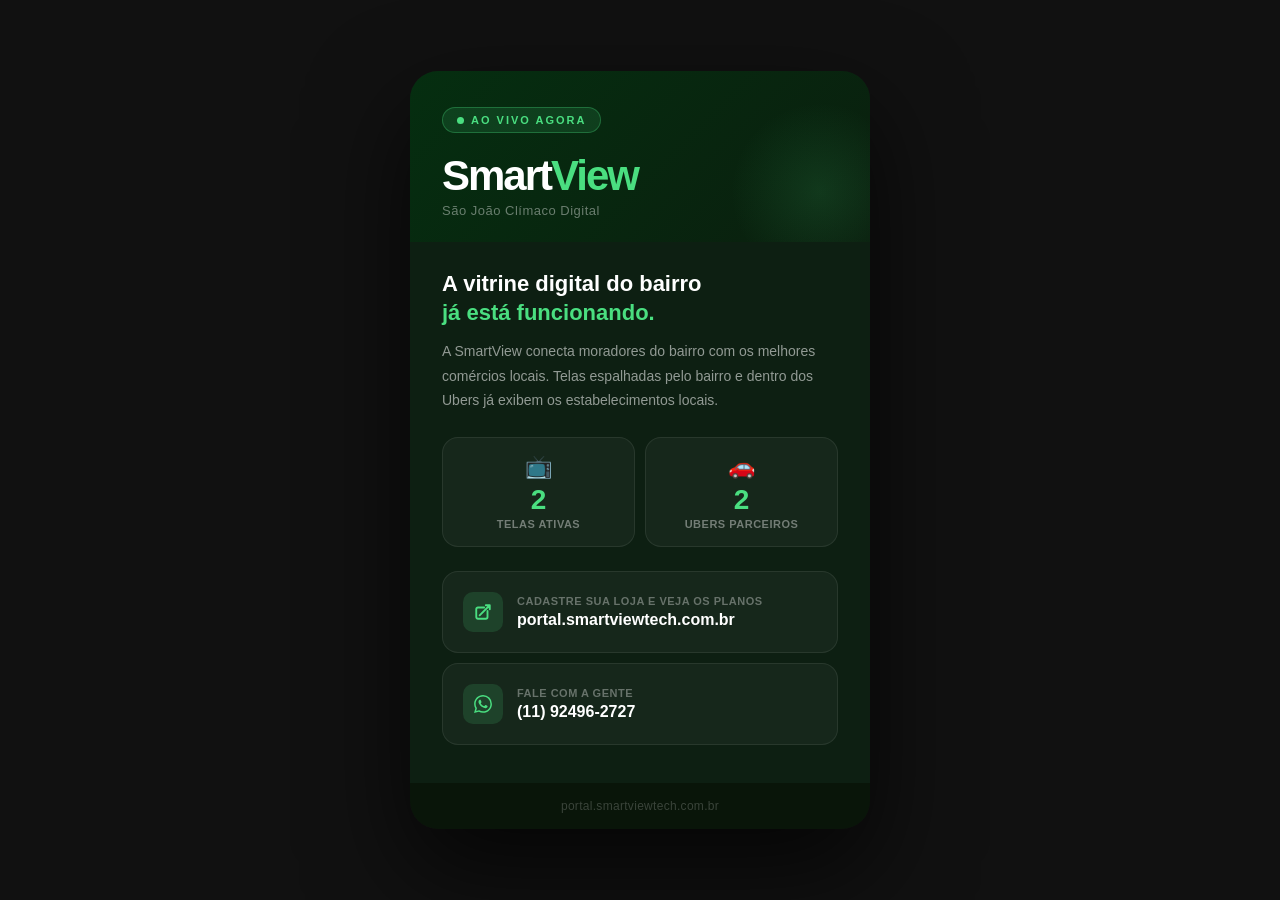
<file: lancamento-card-2.html>
<!DOCTYPE html>
<html lang="pt-BR">
<head>
<meta charset="UTF-8">
<meta name="viewport" content="width=device-width, initial-scale=1.0">
<title>SmartView — No Ar</title>
<style>
  * { margin:0; padding:0; box-sizing:border-box; }

  body {
    min-height:100vh;
    background:#111;
    display:flex; align-items:center; justify-content:center;
    font-family:'Segoe UI', Arial, sans-serif;
    padding:20px;
  }

  .card {
    max-width:460px;
    width:100%;
    border-radius:28px;
    overflow:hidden;
    box-shadow:0 40px 100px rgba(0,0,0,0.7);
  }

  /* ── Topo ── */
  .top {
    background: linear-gradient(135deg, #052e10 0%, #0a1f0e 100%);
    padding:36px 32px 24px;
    position:relative;
    overflow:hidden;
  }

  .top::after {
    content:'';
    position:absolute;
    bottom:-40px; right:-40px;
    width:180px; height:180px;
    border-radius:50%;
    background:radial-gradient(circle, rgba(74,222,128,0.12) 0%, transparent 70%);
  }

  .live-badge {
    display:inline-flex;
    align-items:center;
    gap:7px;
    background:rgba(74,222,128,0.12);
    border:1px solid rgba(74,222,128,0.3);
    color:#4ade80;
    font-size:11px;
    font-weight:800;
    letter-spacing:2px;
    text-transform:uppercase;
    padding:6px 14px;
    border-radius:20px;
    margin-bottom:22px;
  }

  .live-dot {
    width:7px; height:7px;
    border-radius:50%;
    background:#4ade80;
    animation:pulse 1.5s infinite;
  }

  @keyframes pulse {
    0%,100% { opacity:1; transform:scale(1); }
    50%      { opacity:.4; transform:scale(1.3); }
  }

  .brand {
    font-size:42px;
    font-weight:900;
    color:#fff;
    letter-spacing:-2px;
    line-height:1;
    margin-bottom:6px;
  }

  .brand span { color:#4ade80; }

  .sub {
    font-size:13px;
    color:rgba(255,255,255,0.4);
    letter-spacing:.5px;
  }

  /* ── Meio ── */
  .mid {
    background:#0d1f12;
    padding:28px 32px;
  }

  .headline {
    font-size:22px;
    font-weight:800;
    color:#fff;
    line-height:1.3;
    margin-bottom:12px;
  }

  .headline em { font-style:normal; color:#4ade80; }

  .body-text {
    font-size:14px;
    color:rgba(255,255,255,0.55);
    line-height:1.75;
    margin-bottom:24px;
  }

  /* ── Stats ── */
  .stats {
    display:grid;
    grid-template-columns:1fr 1fr;
    gap:10px;
    margin-bottom:24px;
  }

  .stat {
    background:rgba(255,255,255,0.04);
    border:1px solid rgba(255,255,255,0.08);
    border-radius:16px;
    padding:16px;
    text-align:center;
  }

  .stat-icon {
    font-size:22px;
    margin-bottom:6px;
  }

  .stat-num {
    font-size:28px;
    font-weight:900;
    color:#4ade80;
    line-height:1;
    margin-bottom:4px;
  }

  .stat-label {
    font-size:11px;
    color:rgba(255,255,255,0.4);
    font-weight:600;
    text-transform:uppercase;
    letter-spacing:.5px;
  }

  /* ── CTA ── */
  .cta-block {
    background:rgba(255,255,255,0.04);
    border:1px solid rgba(255,255,255,0.08);
    border-radius:16px;
    padding:20px;
    margin-bottom:10px;
  }

  .cta-row {
    display:flex;
    align-items:center;
    gap:14px;
  }

  .cta-icon {
    width:40px; height:40px;
    border-radius:10px;
    display:flex; align-items:center; justify-content:center;
    flex-shrink:0;
  }

  .cta-icon-green { background:rgba(74,222,128,0.15); }
  .cta-icon-wa    { background:rgba(74,222,128,0.15); }

  .cta-label {
    font-size:11px;
    color:rgba(255,255,255,0.35);
    font-weight:700;
    letter-spacing:.5px;
    text-transform:uppercase;
    margin-bottom:4px;
  }

  .cta-value {
    font-size:16px;
    font-weight:800;
    color:#fff;
  }

  /* ── Rodapé ── */
  .bot {
    background:#091509;
    padding:16px 32px;
    text-align:center;
    font-size:12px;
    color:rgba(255,255,255,0.2);
    letter-spacing:.3px;
  }
</style>
</head>
<body>

<div class="card">

  <div class="top">
    <div class="live-badge">
      <div class="live-dot"></div>
      Ao vivo agora
    </div>
    <div class="brand">Smart<span>View</span></div>
    <div class="sub">São João Clímaco Digital</div>
  </div>

  <div class="mid">
    <div class="headline">
      A vitrine digital do bairro<br><em>já está funcionando.</em>
    </div>
    <div class="body-text">
      A SmartView conecta moradores do bairro com os melhores comércios locais. Telas espalhadas pelo bairro e dentro dos Ubers já exibem os estabelecimentos locais.
    </div>

    <div class="stats">
      <div class="stat">
        <div class="stat-icon">📺</div>
        <div class="stat-num">2</div>
        <div class="stat-label">Telas ativas</div>
      </div>
      <div class="stat">
        <div class="stat-icon">🚗</div>
        <div class="stat-num">2</div>
        <div class="stat-label">Ubers parceiros</div>
      </div>
    </div>

    <div class="cta-block">
      <div class="cta-row">
        <div class="cta-icon cta-icon-green">
          <svg width="18" height="18" fill="none" viewBox="0 0 24 24" stroke="#4ade80" stroke-width="2.5">
            <path stroke-linecap="round" stroke-linejoin="round" d="M13.5 6H5.25A2.25 2.25 0 003 8.25v10.5A2.25 2.25 0 005.25 21h10.5A2.25 2.25 0 0018 18.75V10.5m-10.5 6L21 3m0 0h-5.25M21 3v5.25"/>
          </svg>
        </div>
        <div>
          <div class="cta-label">Cadastre sua loja e veja os planos</div>
          <div class="cta-value">portal.smartviewtech.com.br</div>
        </div>
      </div>
    </div>

    <div class="cta-block">
      <div class="cta-row">
        <div class="cta-icon cta-icon-wa">
          <svg width="18" height="18" viewBox="0 0 24 24" fill="#4ade80">
            <path d="M17.472 14.382c-.297-.149-1.758-.867-2.03-.967-.273-.099-.471-.148-.67.15-.197.297-.767.966-.94 1.164-.173.199-.347.223-.644.075-.297-.15-1.255-.463-2.39-1.475-.883-.788-1.48-1.761-1.653-2.059-.173-.297-.018-.458.13-.606.134-.133.298-.347.446-.52.149-.174.198-.298.298-.497.099-.198.05-.371-.025-.52-.075-.149-.669-1.612-.916-2.207-.242-.579-.487-.5-.669-.51-.173-.008-.371-.01-.57-.01-.198 0-.52.074-.792.372-.272.297-1.04 1.016-1.04 2.479 0 1.462 1.065 2.875 1.213 3.074.149.198 2.096 3.2 5.077 4.487.709.306 1.262.489 1.694.625.712.227 1.36.195 1.871.118.571-.085 1.758-.719 2.006-1.413.248-.694.248-1.289.173-1.413-.074-.124-.272-.198-.57-.347m-5.421 7.403h-.004a9.87 9.87 0 01-5.031-1.378l-.361-.214-3.741.982.998-3.648-.235-.374a9.86 9.86 0 01-1.51-5.26c.001-5.45 4.436-9.884 9.888-9.884 2.64 0 5.122 1.03 6.988 2.898a9.825 9.825 0 012.893 6.994c-.003 5.45-4.437 9.884-9.885 9.884m8.413-18.297A11.815 11.815 0 0012.05 0C5.495 0 .16 5.335.157 11.892c0 2.096.547 4.142 1.588 5.945L.057 24l6.305-1.654a11.882 11.882 0 005.683 1.448h.005c6.554 0 11.89-5.335 11.893-11.893a11.821 11.821 0 00-3.48-8.413z"/>
          </svg>
        </div>
        <div>
          <div class="cta-label">Fale com a gente</div>
          <div class="cta-value">(11) 92496-2727</div>
        </div>
      </div>
    </div>
  </div>

  <div class="bot">portal.smartviewtech.com.br</div>

</div>

</body>
</html>
</file>
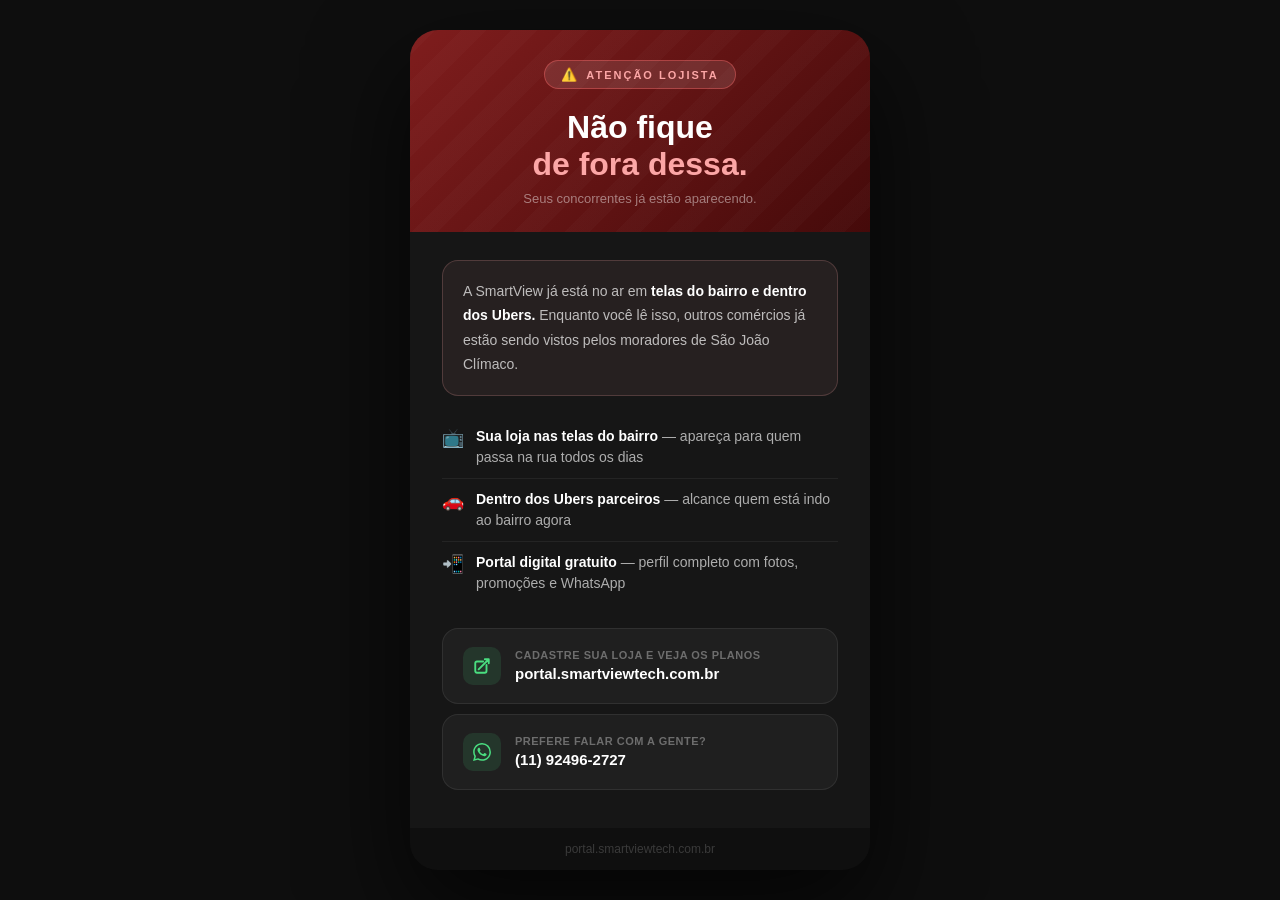
<file: lancamento-card-3.html>
<!DOCTYPE html>
<html lang="pt-BR">
<head>
<meta charset="UTF-8">
<meta name="viewport" content="width=device-width, initial-scale=1.0">
<title>SmartView — Não Fique de Fora</title>
<style>
  * { margin:0; padding:0; box-sizing:border-box; }

  body {
    min-height:100vh;
    background:#0e0e0e;
    display:flex; align-items:center; justify-content:center;
    font-family:'Segoe UI', Arial, sans-serif;
    padding:20px;
  }

  .card {
    max-width:460px;
    width:100%;
    border-radius:28px;
    overflow:hidden;
    box-shadow:0 40px 100px rgba(0,0,0,0.7);
  }

  /* ── Topo urgente ── */
  .top {
    background: linear-gradient(135deg, #7f1d1d 0%, #450a0a 100%);
    padding:30px 32px 26px;
    text-align:center;
    position:relative;
    overflow:hidden;
  }

  .top::before {
    content:'';
    position:absolute; inset:0;
    background:repeating-linear-gradient(
      -45deg, transparent, transparent 18px,
      rgba(255,255,255,0.02) 18px, rgba(255,255,255,0.02) 36px
    );
  }

  .urgency-badge {
    display:inline-flex;
    align-items:center;
    gap:7px;
    background:rgba(255,255,255,0.1);
    border:1px solid rgba(255,100,100,0.4);
    color:#fca5a5;
    font-size:11px;
    font-weight:800;
    letter-spacing:2px;
    text-transform:uppercase;
    padding:6px 16px;
    border-radius:20px;
    margin-bottom:20px;
  }

  .warn-icon { font-size:13px; }

  .top-headline {
    font-size:32px;
    font-weight:900;
    color:#fff;
    line-height:1.15;
    margin-bottom:8px;
  }

  .top-headline em {
    font-style:normal;
    color:#fca5a5;
  }

  .top-sub {
    font-size:13px;
    color:rgba(255,255,255,0.45);
  }

  /* ── Meio ── */
  .mid {
    background:#161616;
    padding:28px 32px;
  }

  .alert-box {
    background:rgba(252,165,165,0.07);
    border:1px solid rgba(252,165,165,0.2);
    border-radius:16px;
    padding:18px 20px;
    margin-bottom:20px;
  }

  .alert-text {
    font-size:14px;
    color:rgba(255,255,255,0.7);
    line-height:1.75;
  }

  .alert-text strong {
    color:#fff;
    font-weight:700;
  }

  /* ── Benefícios ── */
  .benefits {
    margin-bottom:24px;
  }

  .benefit {
    display:flex;
    align-items:flex-start;
    gap:12px;
    padding:10px 0;
    border-bottom:1px solid rgba(255,255,255,0.06);
  }

  .benefit:last-child { border-bottom:none; }

  .benefit-icon {
    font-size:18px;
    margin-top:1px;
    flex-shrink:0;
  }

  .benefit-text {
    font-size:14px;
    color:rgba(255,255,255,0.65);
    line-height:1.5;
  }

  .benefit-text strong { color:#fff; }

  /* ── CTA ── */
  .cta-block {
    background:rgba(255,255,255,0.04);
    border:1px solid rgba(255,255,255,0.08);
    border-radius:16px;
    padding:18px 20px;
    margin-bottom:10px;
  }

  .cta-row {
    display:flex;
    align-items:center;
    gap:14px;
  }

  .cta-icon {
    width:38px; height:38px;
    border-radius:10px;
    display:flex; align-items:center; justify-content:center;
    flex-shrink:0;
    background:rgba(74,222,128,0.12);
  }

  .cta-label {
    font-size:11px;
    color:rgba(255,255,255,0.35);
    font-weight:700;
    letter-spacing:.5px;
    text-transform:uppercase;
    margin-bottom:4px;
  }

  .cta-value {
    font-size:15px;
    font-weight:800;
    color:#fff;
  }

  /* ── Rodapé ── */
  .bot {
    background:#0f0f0f;
    padding:14px 32px;
    text-align:center;
    font-size:12px;
    color:rgba(255,255,255,0.18);
  }
</style>
</head>
<body>

<div class="card">

  <div class="top">
    <div class="urgency-badge">
      <span class="warn-icon">⚠️</span> Atenção lojista
    </div>
    <div class="top-headline">
      Não fique<br><em>de fora dessa.</em>
    </div>
    <div class="top-sub">Seus concorrentes já estão aparecendo.</div>
  </div>

  <div class="mid">

    <div class="alert-box">
      <div class="alert-text">
        A SmartView já está no ar em <strong>telas do bairro e dentro dos Ubers.</strong> Enquanto você lê isso, outros comércios já estão sendo vistos pelos moradores de São João Clímaco.
      </div>
    </div>

    <div class="benefits">
      <div class="benefit">
        <div class="benefit-icon">📺</div>
        <div class="benefit-text"><strong>Sua loja nas telas do bairro</strong> — apareça para quem passa na rua todos os dias</div>
      </div>
      <div class="benefit">
        <div class="benefit-icon">🚗</div>
        <div class="benefit-text"><strong>Dentro dos Ubers parceiros</strong> — alcance quem está indo ao bairro agora</div>
      </div>
      <div class="benefit">
        <div class="benefit-icon">📲</div>
        <div class="benefit-text"><strong>Portal digital gratuito</strong> — perfil completo com fotos, promoções e WhatsApp</div>
      </div>
    </div>

    <div class="cta-block">
      <div class="cta-row">
        <div class="cta-icon">
          <svg width="18" height="18" fill="none" viewBox="0 0 24 24" stroke="#4ade80" stroke-width="2.5">
            <path stroke-linecap="round" stroke-linejoin="round" d="M13.5 6H5.25A2.25 2.25 0 003 8.25v10.5A2.25 2.25 0 005.25 21h10.5A2.25 2.25 0 0018 18.75V10.5m-10.5 6L21 3m0 0h-5.25M21 3v5.25"/>
          </svg>
        </div>
        <div>
          <div class="cta-label">Cadastre sua loja e veja os planos</div>
          <div class="cta-value">portal.smartviewtech.com.br</div>
        </div>
      </div>
    </div>

    <div class="cta-block">
      <div class="cta-row">
        <div class="cta-icon">
          <svg width="18" height="18" viewBox="0 0 24 24" fill="#4ade80">
            <path d="M17.472 14.382c-.297-.149-1.758-.867-2.03-.967-.273-.099-.471-.148-.67.15-.197.297-.767.966-.94 1.164-.173.199-.347.223-.644.075-.297-.15-1.255-.463-2.39-1.475-.883-.788-1.48-1.761-1.653-2.059-.173-.297-.018-.458.13-.606.134-.133.298-.347.446-.52.149-.174.198-.298.298-.497.099-.198.05-.371-.025-.52-.075-.149-.669-1.612-.916-2.207-.242-.579-.487-.5-.669-.51-.173-.008-.371-.01-.57-.01-.198 0-.52.074-.792.372-.272.297-1.04 1.016-1.04 2.479 0 1.462 1.065 2.875 1.213 3.074.149.198 2.096 3.2 5.077 4.487.709.306 1.262.489 1.694.625.712.227 1.36.195 1.871.118.571-.085 1.758-.719 2.006-1.413.248-.694.248-1.289.173-1.413-.074-.124-.272-.198-.57-.347m-5.421 7.403h-.004a9.87 9.87 0 01-5.031-1.378l-.361-.214-3.741.982.998-3.648-.235-.374a9.86 9.86 0 01-1.51-5.26c.001-5.45 4.436-9.884 9.888-9.884 2.64 0 5.122 1.03 6.988 2.898a9.825 9.825 0 012.893 6.994c-.003 5.45-4.437 9.884-9.885 9.884m8.413-18.297A11.815 11.815 0 0012.05 0C5.495 0 .16 5.335.157 11.892c0 2.096.547 4.142 1.588 5.945L.057 24l6.305-1.654a11.882 11.882 0 005.683 1.448h.005c6.554 0 11.89-5.335 11.893-11.893a11.821 11.821 0 00-3.48-8.413z"/>
          </svg>
        </div>
        <div>
          <div class="cta-label">Prefere falar com a gente?</div>
          <div class="cta-value">(11) 92496-2727</div>
        </div>
      </div>
    </div>

  </div>

  <div class="bot">portal.smartviewtech.com.br</div>

</div>

</body>
</html>
</file>
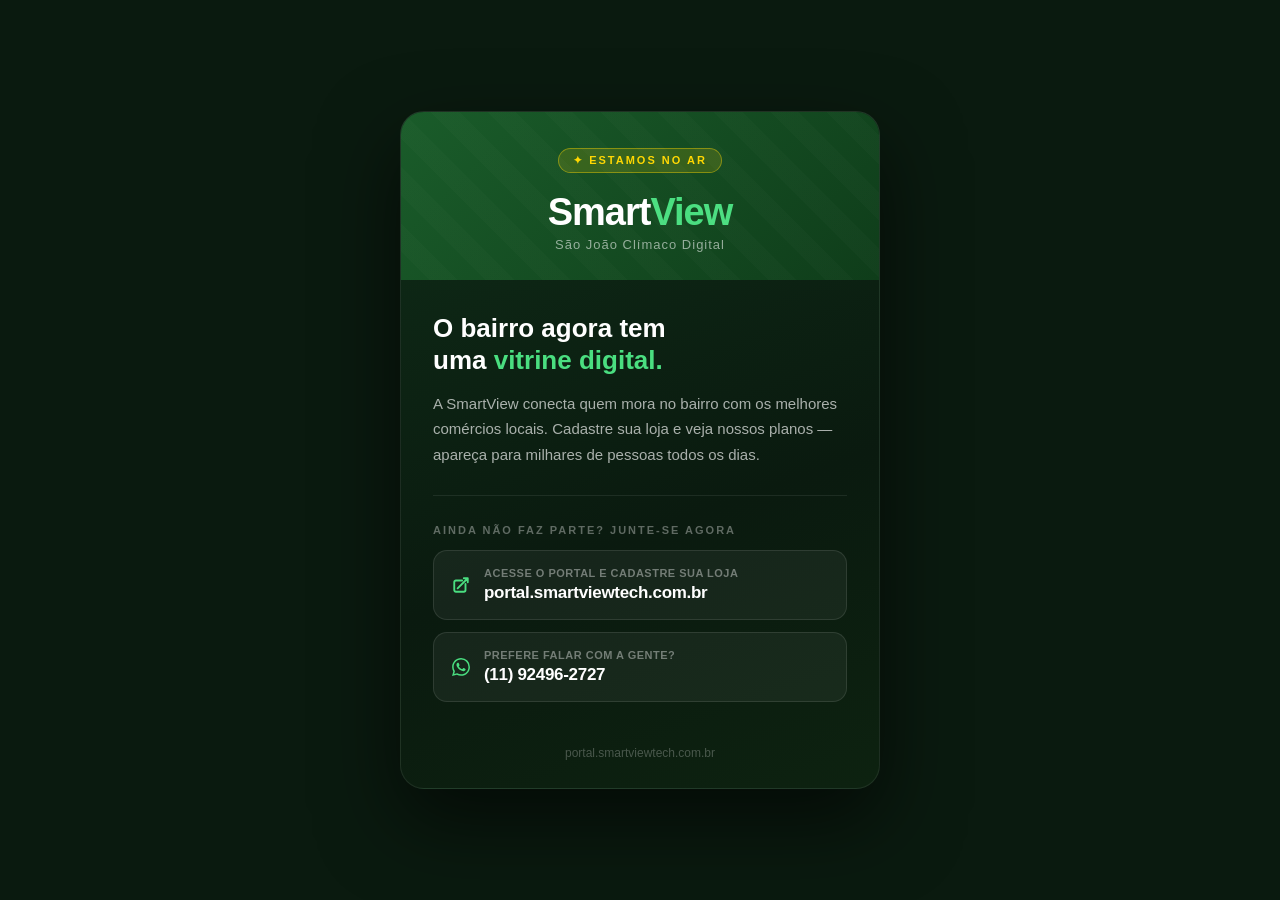
<file: lancamento-card.html>
<!DOCTYPE html>
<html lang="pt-BR">
<head>
<meta charset="UTF-8">
<meta name="viewport" content="width=device-width, initial-scale=1.0">
<title>SmartView — Lançamento</title>
<style>
  * { margin:0; padding:0; box-sizing:border-box; }

  body {
    min-height:100vh;
    background: #0a1a0f;
    display:flex; align-items:center; justify-content:center;
    font-family:'Segoe UI', Arial, sans-serif;
    padding:20px;
  }

  .card {
    background: linear-gradient(160deg, #0f2d18 0%, #0a1a0f 60%, #0d2210 100%);
    border:1px solid rgba(255,255,255,0.08);
    border-radius:24px;
    max-width:480px;
    width:100%;
    overflow:hidden;
    box-shadow:0 32px 80px rgba(0,0,0,0.6);
  }

  .card-header {
    background: linear-gradient(135deg, #1a5c2a 0%, #0f3d1a 100%);
    padding:36px 32px 28px;
    text-align:center;
    position:relative;
    overflow:hidden;
  }

  .card-header::before {
    content:'';
    position:absolute; inset:0;
    background: repeating-linear-gradient(
      45deg,
      transparent, transparent 20px,
      rgba(255,255,255,0.015) 20px, rgba(255,255,255,0.015) 40px
    );
  }

  .badge {
    display:inline-block;
    background:rgba(255,215,0,0.15);
    border:1px solid rgba(255,215,0,0.4);
    color:#FFD700;
    font-size:11px;
    font-weight:700;
    letter-spacing:2px;
    text-transform:uppercase;
    padding:5px 14px;
    border-radius:20px;
    margin-bottom:20px;
  }

  .logo {
    font-size:38px;
    font-weight:900;
    color:#fff;
    letter-spacing:-1px;
    line-height:1;
    margin-bottom:6px;
  }

  .logo span { color:#4ade80; }

  .tagline {
    font-size:13px;
    color:rgba(255,255,255,0.55);
    letter-spacing:1px;
  }

  .card-body {
    padding:32px;
  }

  .headline {
    font-size:26px;
    font-weight:800;
    color:#fff;
    line-height:1.25;
    margin-bottom:14px;
  }

  .headline em {
    font-style:normal;
    color:#4ade80;
  }

  .desc {
    font-size:15px;
    color:rgba(255,255,255,0.65);
    line-height:1.7;
    margin-bottom:28px;
  }

  .divider {
    height:1px;
    background:rgba(255,255,255,0.08);
    margin-bottom:28px;
  }

  .cta-label {
    font-size:11px;
    font-weight:700;
    letter-spacing:2px;
    text-transform:uppercase;
    color:rgba(255,255,255,0.35);
    margin-bottom:14px;
  }

  .btn {
    display:flex;
    align-items:center;
    justify-content:center;
    gap:10px;
    width:100%;
    padding:16px;
    border-radius:14px;
    font-size:15px;
    font-weight:700;
    text-decoration:none;
    margin-bottom:12px;
    transition:opacity .2s;
  }

  .btn:hover { opacity:.88; }

  .btn-portal {
    background: linear-gradient(135deg, #16a34a, #15803d);
    color:#fff;
    box-shadow:0 8px 24px rgba(22,163,74,0.35);
  }

  .btn-whatsapp {
    background:rgba(255,255,255,0.06);
    border:1px solid rgba(255,255,255,0.12);
    color:#fff;
  }

  .btn-whatsapp svg { flex-shrink:0; }

  .info-box {
    background:rgba(255,255,255,0.05);
    border:1px solid rgba(255,255,255,0.1);
    border-radius:14px;
    padding:16px 18px;
    margin-bottom:12px;
  }

  .info-row {
    display:flex;
    align-items:center;
    gap:14px;
  }

  .info-label {
    font-size:11px;
    color:rgba(255,255,255,0.4);
    margin-bottom:4px;
    font-weight:600;
    letter-spacing:.5px;
    text-transform:uppercase;
  }

  .info-value {
    font-size:17px;
    font-weight:800;
    color:#fff;
    letter-spacing:-.3px;
  }

  .footer {
    padding:0 32px 28px;
    text-align:center;
    font-size:12px;
    color:rgba(255,255,255,0.25);
  }

  .footer a {
    color:rgba(74,222,128,0.6);
    text-decoration:none;
  }
</style>
</head>
<body>

<div class="card">
  <div class="card-header">
    <div class="badge">✦ Estamos no ar</div>
    <div class="logo">Smart<span>View</span></div>
    <div class="tagline">São João Clímaco Digital</div>
  </div>

  <div class="card-body">
    <div class="headline">
      O bairro agora tem<br>uma <em>vitrine digital.</em>
    </div>
    <div class="desc">
      A SmartView conecta quem mora no bairro com os melhores comércios locais. Cadastre sua loja e veja nossos planos — apareça para milhares de pessoas todos os dias.
    </div>

    <div class="divider"></div>

    <div class="cta-label">Ainda não faz parte? Junte-se agora</div>

    <div class="info-box">
      <div class="info-row">
        <svg width="18" height="18" fill="none" viewBox="0 0 24 24" stroke="#4ade80" stroke-width="2.5" style="flex-shrink:0">
          <path stroke-linecap="round" stroke-linejoin="round" d="M13.5 6H5.25A2.25 2.25 0 003 8.25v10.5A2.25 2.25 0 005.25 21h10.5A2.25 2.25 0 0018 18.75V10.5m-10.5 6L21 3m0 0h-5.25M21 3v5.25"/>
        </svg>
        <div>
          <div class="info-label">Acesse o portal e cadastre sua loja</div>
          <div class="info-value">portal.smartviewtech.com.br</div>
        </div>
      </div>
    </div>

    <div class="info-box">
      <div class="info-row">
        <svg width="18" height="18" viewBox="0 0 24 24" fill="#4ade80" style="flex-shrink:0">
          <path d="M17.472 14.382c-.297-.149-1.758-.867-2.03-.967-.273-.099-.471-.148-.67.15-.197.297-.767.966-.94 1.164-.173.199-.347.223-.644.075-.297-.15-1.255-.463-2.39-1.475-.883-.788-1.48-1.761-1.653-2.059-.173-.297-.018-.458.13-.606.134-.133.298-.347.446-.52.149-.174.198-.298.298-.497.099-.198.05-.371-.025-.52-.075-.149-.669-1.612-.916-2.207-.242-.579-.487-.5-.669-.51-.173-.008-.371-.01-.57-.01-.198 0-.52.074-.792.372-.272.297-1.04 1.016-1.04 2.479 0 1.462 1.065 2.875 1.213 3.074.149.198 2.096 3.2 5.077 4.487.709.306 1.262.489 1.694.625.712.227 1.36.195 1.871.118.571-.085 1.758-.719 2.006-1.413.248-.694.248-1.289.173-1.413-.074-.124-.272-.198-.57-.347m-5.421 7.403h-.004a9.87 9.87 0 01-5.031-1.378l-.361-.214-3.741.982.998-3.648-.235-.374a9.86 9.86 0 01-1.51-5.26c.001-5.45 4.436-9.884 9.888-9.884 2.64 0 5.122 1.03 6.988 2.898a9.825 9.825 0 012.893 6.994c-.003 5.45-4.437 9.884-9.885 9.884m8.413-18.297A11.815 11.815 0 0012.05 0C5.495 0 .16 5.335.157 11.892c0 2.096.547 4.142 1.588 5.945L.057 24l6.305-1.654a11.882 11.882 0 005.683 1.448h.005c6.554 0 11.89-5.335 11.893-11.893a11.821 11.821 0 00-3.48-8.413z"/>
        </svg>
        <div>
          <div class="info-label">Prefere falar com a gente?</div>
          <div class="info-value">(11) 92496-2727</div>
        </div>
      </div>
    </div>
  </div>

  <div class="footer">
    portal.smartviewtech.com.br
  </div>
</div>

</body>
</html>
</file>
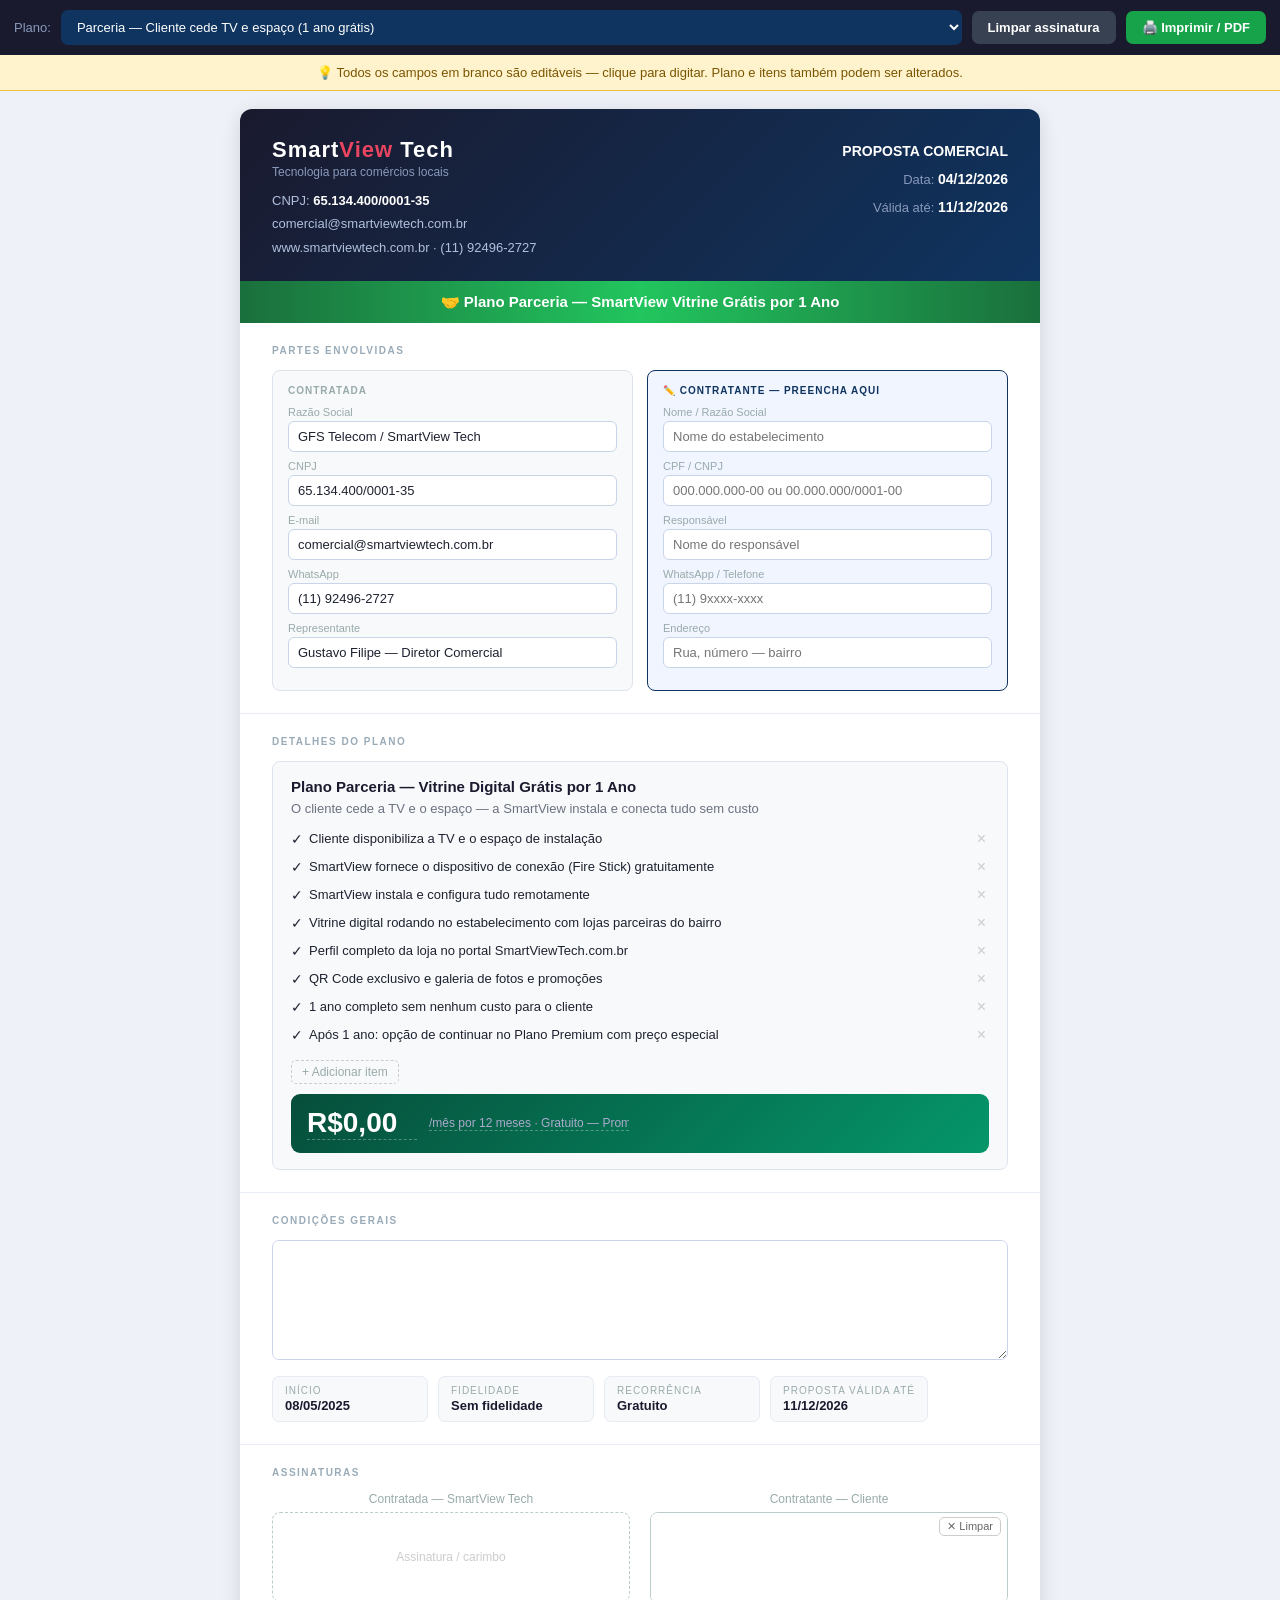
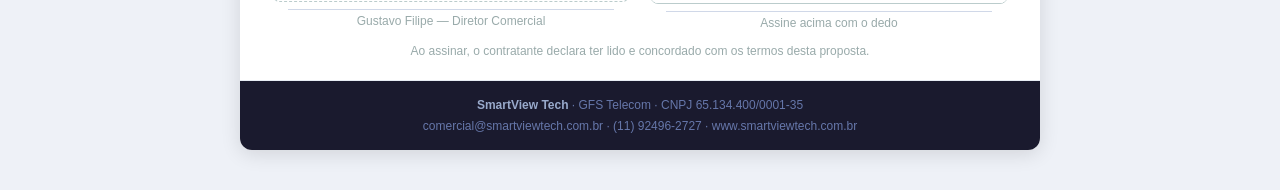
<file: proposta.html>
<!DOCTYPE html>
<html lang="pt-BR">
<head>
<meta charset="UTF-8"/>
<meta name="viewport" content="width=device-width, initial-scale=1.0"/>
<title>Proposta — SmartView Tech</title>
<style>
*{box-sizing:border-box;margin:0;padding:0;}
body{font-family:'Segoe UI',Arial,sans-serif;background:#eef1f7;color:#1e2230;}

/* TOOLBAR */
#bar{
  position:sticky;top:0;z-index:99;
  background:#1a1a2e;
  display:flex;align-items:center;gap:10px;padding:10px 14px;flex-wrap:wrap;
}
#bar label{color:#8899bb;font-size:13px;white-space:nowrap;}
#plan-sel{
  flex:1;min-width:200px;
  background:#0f3460;color:#fff;border:none;
  border-radius:7px;padding:9px 12px;font-size:13px;cursor:pointer;
}
.btn{
  border:none;border-radius:7px;padding:9px 16px;font-size:13px;
  font-weight:700;cursor:pointer;white-space:nowrap;color:#fff;
}
.btn-pdf{background:#16a34a;}
.btn-clr{background:#374151;}

/* HINT */
#hint{
  background:#fff3cd;color:#7a5500;
  font-size:13px;padding:10px 16px;text-align:center;
  border-bottom:1px solid #f0c040;
}

/* PAGE */
#page{
  max-width:800px;margin:18px auto 40px;
  background:#fff;border-radius:12px;
  box-shadow:0 4px 20px rgba(0,0,0,.12);overflow:hidden;
}

/* HEADER */
.hdr{
  background:linear-gradient(135deg,#1a1a2e,#0f3460);
  color:#fff;padding:28px 32px 22px;
  display:flex;justify-content:space-between;align-items:flex-start;gap:16px;
}
.hdr-left h2{font-size:22px;font-weight:800;letter-spacing:1px;}
.hdr-left h2 span{color:#e94560;}
.hdr-left .tag{color:#8899bb;font-size:12px;margin-top:2px;}
.hdr-right{text-align:right;font-size:13px;color:#8899bb;line-height:2;}
.hdr-right strong{color:#fff;font-size:14px;}

/* BADGE */
#badge{
  text-align:center;padding:12px 20px;
  font-size:15px;font-weight:700;
}

/* SECTION */
.sec{padding:22px 32px;border-bottom:1px solid #e8edf5;}
.sec:last-child{border-bottom:none;}
.stitle{
  font-size:10px;font-weight:700;text-transform:uppercase;
  letter-spacing:1.5px;color:#9aabb8;margin-bottom:14px;
}

/* GRID */
.grid2{display:grid;grid-template-columns:1fr 1fr;gap:14px;}

/* CARD */
.card{
  border:1px solid #dde3ec;border-radius:8px;padding:14px 15px;
  background:#f8f9fb;
}
.card-title{
  font-size:10px;font-weight:700;text-transform:uppercase;
  letter-spacing:1px;color:#9aa;margin-bottom:10px;
}

/* FIELD */
.f{margin-bottom:8px;}
.f label{display:block;font-size:11px;color:#9aa;margin-bottom:3px;}
.fe{
  width:100%;border:1.5px solid #c8d4e8;border-radius:6px;
  padding:7px 9px;font-size:13px;color:#1e2230;background:#fff;
  font-family:inherit;outline:none;transition:border-color .2s;
}
.fe:focus{border-color:#0f3460;}
.fe.big{min-height:70px;resize:vertical;}

/* PLAN DETAIL EDITABLES */
#plan-wrap{
  border:1px solid #dde3ec;border-radius:8px;padding:16px 18px;
  background:#f8f9fb;
}
#plan-wrap .ptitle{
  font-size:15px;font-weight:700;color:#1a1a2e;margin-bottom:4px;
  border:none;background:transparent;width:100%;font-family:inherit;
  outline:none;
}
#plan-wrap .ptitle:focus{background:#fff;border-bottom:2px solid #0f3460;}
#plan-wrap .psub{
  font-size:13px;color:#6b7280;margin-bottom:12px;
  border:none;background:transparent;width:100%;font-family:inherit;
  outline:none;
}
#plan-wrap .psub:focus{background:#fff;border-bottom:1px solid #ccc;}

#items-list{margin-bottom:14px;}
.item-row{display:flex;align-items:center;gap:6px;margin-bottom:6px;}
.item-row .icon{font-size:14px;flex-shrink:0;}
.item-row input{
  flex:1;border:none;border-bottom:1px dashed transparent;
  background:transparent;font-size:13px;color:#1e2230;
  padding:3px 0;font-family:inherit;outline:none;
}
.item-row input:focus{border-bottom-color:#ccc;background:#f0f5ff;}
.item-row .rm{
  background:none;border:none;color:#ccc;font-size:16px;
  cursor:pointer;padding:0 3px;line-height:1;
}
.item-row .rm:hover{color:#e94560;}
#add-item{
  background:none;border:1px dashed #ccc;border-radius:5px;
  color:#9aa;font-size:12px;padding:4px 10px;cursor:pointer;
  margin-bottom:10px;
}
#add-item:hover{border-color:#0f3460;color:#0f3460;}

/* PRICE BOX */
.pbox{
  display:flex;align-items:center;gap:12px;
  border-radius:9px;padding:13px 16px;color:#fff;
  background:linear-gradient(135deg,#1a1a2e,#0f3460);
}
.pbox .amt{font-size:28px;font-weight:800;line-height:1;}
.pbox .pdesc{font-size:12px;color:#99c;line-height:1.6;}
.pbox input{
  background:transparent;border:none;border-bottom:1px dashed rgba(255,255,255,.3);
  color:inherit;font-size:inherit;font-family:inherit;outline:none;
}
.pbox .amt input{font-size:28px;font-weight:800;width:120px;}
.pbox .pdesc input{font-size:12px;color:#aac;width:200px;}

/* CONDITIONS */
#cond-text{
  width:100%;min-height:120px;border:1.5px solid #c8d4e8;border-radius:7px;
  padding:10px 12px;font-size:13px;color:#1e2230;line-height:1.7;
  font-family:inherit;outline:none;resize:vertical;background:#fff;
}
#cond-text:focus{border-color:#0f3460;}

/* VALIDITY ROW */
.vrow{display:flex;gap:10px;flex-wrap:wrap;margin-top:12px;}
.vitem{
  background:#f8f9fb;border:1px solid #e5eaf3;
  border-radius:7px;padding:8px 12px;
  display:flex;flex-direction:column;gap:2px;
}
.vitem span{font-size:10px;text-transform:uppercase;letter-spacing:1px;color:#9aa;}
.vitem input{
  border:none;background:transparent;font-size:13px;
  font-weight:600;color:#1a1a2e;font-family:inherit;outline:none;width:130px;
}
.vitem input:focus{background:#f0f5ff;border-radius:3px;padding:1px 3px;}

/* SIGNATURE */
.sig-grid{display:grid;grid-template-columns:1fr 1fr;gap:20px;}
.sig-box{text-align:center;}
.sig-box>p{font-size:12px;color:#9aa;margin-bottom:6px;}
.sig-static{
  height:90px;border:1.5px dashed #bcc;border-radius:8px;
  background:#fff;display:flex;align-items:center;justify-content:center;
}
.sig-static span{font-size:12px;color:#ccc;}
.sig-wrap{border:1.5px solid #bcc;border-radius:8px;overflow:hidden;position:relative;}
#sig-canvas{display:block;background:#fff;cursor:crosshair;touch-action:none;width:100%;height:90px;}
.sig-clr-btn{
  position:absolute;top:4px;right:6px;
  background:rgba(255,255,255,.9);border:1px solid #ccc;
  border-radius:5px;font-size:11px;padding:2px 7px;cursor:pointer;color:#666;
}
.sig-line{border-top:1.5px solid #d0d8e8;margin:7px 16px 0;}
.sig-lbl{font-size:12px;color:#9aa;margin-top:4px;}

/* FOOTER */
.ftr{
  background:#1a1a2e;color:#6677aa;
  padding:14px 32px;font-size:12px;text-align:center;line-height:1.7;
}
.ftr strong{color:#99aacc;}

/* PRINT */
@media print{
  #bar,#hint{display:none!important;}
  body{background:#fff;}
  #page{margin:0;border-radius:0;box-shadow:none;max-width:100%;}
  .fe,.fe.big,#cond-text,.vitem input,.item-row input,
  #plan-wrap .ptitle,#plan-wrap .psub,.pbox input{
    border:none!important;background:transparent!important;
    padding-left:0!important;resize:none;
  }
  .sig-clr-btn,#add-item,.rm{display:none!important;}
  .item-row input:focus,.fe:focus,#cond-text:focus{background:transparent!important;}
}

@media(max-width:600px){
  .grid2,.sig-grid{grid-template-columns:1fr;}
  .hdr{flex-direction:column;}
  .hdr-right{text-align:left;}
  .sec{padding:16px 14px;}
  .hdr{padding:20px 14px 16px;}
  .ftr{padding:12px 14px;}
}
</style>
</head>
<body>

<div id="bar">
  <label>Plano:</label>
  <select id="plan-sel" onchange="loadPlan(this.value)">
    <option value="A">Parceria — Cliente cede TV e espaço (1 ano grátis)</option>
    <option value="B">Premium — SmartView instala tudo (R$59,90/mês)</option>
    <option value="C">Premium Fundador — Só plataforma digital (R$59,90/mês)</option>
    <option value="D">Free Fundador — Só portal, sem TV (1 ano grátis)</option>
  </select>
  <button class="btn btn-clr" onclick="clearSig()">Limpar assinatura</button>
  <button class="btn btn-pdf" onclick="doPrint()">🖨️ Imprimir / PDF</button>
</div>

<div id="hint">💡 Todos os campos em branco são editáveis — clique para digitar. Plano e itens também podem ser alterados.</div>

<div id="page">

  <!-- HEADER -->
  <div class="hdr">
    <div class="hdr-left">
      <h2>Smart<span>View</span> Tech</h2>
      <p class="tag">Tecnologia para comércios locais</p>
      <p style="font-size:13px;color:#b0c0dd;margin-top:10px;line-height:1.8;">
        CNPJ: <strong style="color:#fff">65.134.400/0001-35</strong><br>
        comercial@smartviewtech.com.br<br>
        www.smartviewtech.com.br · (11) 92496-2727
      </p>
    </div>
    <div class="hdr-right">
      <strong>PROPOSTA COMERCIAL</strong><br>
      Data: <strong id="hdate"></strong><br>
      Válida até: <strong id="hvalid"></strong>
    </div>
  </div>

  <!-- BADGE -->
  <div id="badge"></div>

  <!-- PARTES -->
  <div class="sec">
    <div class="stitle">Partes Envolvidas</div>
    <div class="grid2">

      <!-- CONTRATADA -->
      <div class="card">
        <div class="card-title">Contratada</div>
        <div class="f"><label>Razão Social</label>
          <input class="fe" value="GFS Telecom / SmartView Tech"/></div>
        <div class="f"><label>CNPJ</label>
          <input class="fe" value="65.134.400/0001-35"/></div>
        <div class="f"><label>E-mail</label>
          <input class="fe" value="comercial@smartviewtech.com.br"/></div>
        <div class="f"><label>WhatsApp</label>
          <input class="fe" value="(11) 92496-2727"/></div>
        <div class="f"><label>Representante</label>
          <input class="fe" value="Gustavo Filipe — Diretor Comercial"/></div>
      </div>

      <!-- CONTRATANTE -->
      <div class="card" style="border-color:#0f3460;background:#f0f5ff;">
        <div class="card-title" style="color:#0f3460;">✏️ Contratante — preencha aqui</div>
        <div class="f"><label>Nome / Razão Social</label>
          <input class="fe" id="cl-name" placeholder="Nome do estabelecimento"/></div>
        <div class="f"><label>CPF / CNPJ</label>
          <input class="fe" placeholder="000.000.000-00 ou 00.000.000/0001-00"/></div>
        <div class="f"><label>Responsável</label>
          <input class="fe" id="cl-resp" placeholder="Nome do responsável"/></div>
        <div class="f"><label>WhatsApp / Telefone</label>
          <input class="fe" placeholder="(11) 9xxxx-xxxx"/></div>
        <div class="f"><label>Endereço</label>
          <input class="fe" placeholder="Rua, número — bairro"/></div>
      </div>

    </div>
  </div>

  <!-- PLANO -->
  <div class="sec">
    <div class="stitle">Detalhes do Plano</div>
    <div id="plan-wrap">
      <input class="ptitle" id="p-title" placeholder="Título do plano"/>
      <input class="psub"   id="p-sub"   placeholder="Subtítulo / descrição breve"/>
      <div id="items-list"></div>
      <button id="add-item" onclick="addItem('','')">+ Adicionar item</button>
      <div class="pbox" id="pbox">
        <div class="amt"><input id="p-price" value="R$59,90" style="width:110px"/></div>
        <div class="pdesc"><input id="p-desc" placeholder="descrição do preço"/></div>
      </div>
    </div>
  </div>

  <!-- CONDIÇÕES -->
  <div class="sec">
    <div class="stitle">Condições Gerais</div>
    <textarea id="cond-text" placeholder="Digite as condições da proposta..."></textarea>
    <div class="vrow">
      <div class="vitem"><span>Início</span><input id="v-start" value="08/05/2025"/></div>
      <div class="vitem"><span>Fidelidade</span><input id="v-fidel" value="12 meses"/></div>
      <div class="vitem"><span>Recorrência</span><input id="v-recur" value="Mensal (Pix)"/></div>
      <div class="vitem"><span>Proposta válida até</span><input id="v-valid"/></div>
    </div>
  </div>

  <!-- ASSINATURAS -->
  <div class="sec">
    <div class="stitle">Assinaturas</div>
    <div class="sig-grid">

      <div class="sig-box">
        <p>Contratada — SmartView Tech</p>
        <div class="sig-static"><span>Assinatura / carimbo</span></div>
        <div class="sig-line"></div>
        <div class="sig-lbl">Gustavo Filipe — Diretor Comercial</div>
      </div>

      <div class="sig-box">
        <p>Contratante — <span id="sig-name">Cliente</span></p>
        <div class="sig-wrap">
          <canvas id="sig-canvas"></canvas>
          <button class="sig-clr-btn" onclick="clearSig()">✕ Limpar</button>
        </div>
        <div class="sig-line"></div>
        <div class="sig-lbl" id="sig-lbl">Assine acima com o dedo</div>
      </div>

    </div>
    <p style="font-size:12px;color:#9aa;margin-top:14px;text-align:center;">
      Ao assinar, o contratante declara ter lido e concordado com os termos desta proposta.
    </p>
  </div>

  <!-- FOOTER -->
  <div class="ftr">
    <strong>SmartView Tech</strong> · GFS Telecom · CNPJ 65.134.400/0001-35<br>
    comercial@smartviewtech.com.br · (11) 92496-2727 · www.smartviewtech.com.br
  </div>

</div><!-- /#page -->

<script>
// ── PLANOS ──────────────────────────────────────────────────────────
var PLANS = {
  A:{
    badge:'🤝 Plano Parceria — SmartView Vitrine Grátis por 1 Ano',
    badgeBg:'linear-gradient(90deg,#1a6f3c,#22c55e,#1a6f3c)',badgeColor:'#fff',
    title:'Plano Parceria — Vitrine Digital Grátis por 1 Ano',
    sub:'O cliente cede a TV e o espaço — a SmartView instala e conecta tudo sem custo',
    items:[
      {icon:'✓',text:'Cliente disponibiliza a TV e o espaço de instalação'},
      {icon:'✓',text:'SmartView fornece o dispositivo de conexão (Fire Stick) gratuitamente'},
      {icon:'✓',text:'SmartView instala e configura tudo remotamente'},
      {icon:'✓',text:'Vitrine digital rodando no estabelecimento com lojas parceiras do bairro'},
      {icon:'✓',text:'Perfil completo da loja no portal SmartViewTech.com.br'},
      {icon:'✓',text:'QR Code exclusivo e galeria de fotos e promoções'},
      {icon:'✓',text:'1 ano completo sem nenhum custo para o cliente'},
      {icon:'✓',text:'Após 1 ano: opção de continuar no Plano Premium com preço especial'},
    ],
    price:'R$0,00',pdesc:'/mês por 12 meses\nGratuito — Promo Parceria\nCliente cede TV e espaço',
    pbox:'linear-gradient(135deg,#064e3b,#059669)',
    cond:'• O cliente disponibiliza uma TV com entrada HDMI e local adequado para instalação.\n• A SmartView fornece o dispositivo (Fire Stick ou similar) sem custo, em comodato — permanece propriedade da SmartView.\n• A SmartView realiza a instalação, configuração e manutenção remota sem custo adicional.\n• O cliente deve garantir Wi-Fi funcionando no local.\n• Equipamento deve ser devolvido em bom estado ao encerramento do contrato.\n• Após 12 meses: transição opcional para o Plano Premium (R$59,90/mês).\n• Sem fidelidade obrigatória após o período gratuito.',
    fidel:'Sem fidelidade',recur:'Gratuito',
  },
  B:{
    badge:'📺 Plano Premium — SmartView instala TV e equipamento completo',
    badgeBg:'linear-gradient(90deg,#4338ca,#6366f1,#4338ca)',badgeColor:'#fff',
    title:'Plano Premium — SmartView Instala Tudo',
    sub:'A SmartView fornece e instala a TV + dispositivo — cliente paga apenas a mensalidade',
    items:[
      {icon:'✓',text:'SmartView fornece e instala a TV no estabelecimento (em comodato)'},
      {icon:'✓',text:'SmartView fornece o dispositivo de conexão (Fire Stick) em comodato'},
      {icon:'✓',text:'Instalação, configuração e manutenção completa pela SmartView'},
      {icon:'✓',text:'Vitrine digital exclusiva rodando na TV do cliente'},
      {icon:'✓',text:'Perfil completo da loja no portal SmartViewTech.com.br'},
      {icon:'✓',text:'QR Code exclusivo, galeria de fotos, promoções e cupom de desconto'},
      {icon:'✓',text:'Estatísticas: visualizações, cliques e scans de QR Code'},
      {icon:'✓',text:'Suporte técnico via WhatsApp incluso'},
    ],
    price:'R$59,90',pdesc:'/mês · recorrente\nTV + dispositivo em comodato\nInstalação incluída',
    pbox:'linear-gradient(135deg,#4338ca,#6366f1)',
    cond:'• A SmartView fornece a TV e o dispositivo (Fire Stick) em comodato — ambos permanecem propriedade da SmartView.\n• Instalação e manutenção realizadas pela SmartView sem custo adicional.\n• O cliente deve garantir energia elétrica e Wi-Fi no local.\n• Em caso de cancelamento, TV e dispositivo devem ser devolvidos em bom estado.\n• Danos ou extravio do equipamento: responsabilidade do contratante.\n• Pagamento: R$59,90/mês via Pix (QR gerado mensalmente).\n• Fidelidade: 12 meses. Cancelamento após o período com 30 dias de aviso.\n• Após 12 meses: preço pode ser reajustado (não superior a R$99,90/mês).',
    fidel:'12 meses',recur:'Mensal (Pix)',
  },
  C:{
    badge:'🚀 Plano Premium Fundador — Plataforma Digital com Preço Travado',
    badgeBg:'linear-gradient(90deg,#b8860b,#f0a500,#b8860b)',badgeColor:'#1a1a00',
    title:'Plano Premium Fundador — Plataforma Digital',
    sub:'Presença no portal e vitrine digital — preço travado por 12 meses',
    items:[
      {icon:'✓',text:'Perfil completo da loja no portal SmartViewTech.com.br'},
      {icon:'✓',text:'Aparição em rotação na vitrine digital (TVs dos estabelecimentos parceiros do bairro)'},
      {icon:'✓',text:'Galeria de fotos — Cardápio, Produtos e Promoções'},
      {icon:'✓',text:'QR Code exclusivo direcionando clientes ao perfil da loja'},
      {icon:'✓',text:'Cupom de desconto configurável para clientes'},
      {icon:'✓',text:'Estatísticas: visualizações, cliques e scans de QR Code'},
      {icon:'✓',text:'Botão WhatsApp integrado — clientes falam direto com a loja'},
      {icon:'✓',text:'Preço travado em R$59,90/mês por 12 meses (sem reajuste)'},
    ],
    price:'R$59,90',pdesc:'/mês · recorrente\nPreço travado 12 meses\nLançamento 08/05/2025',
    pbox:'linear-gradient(135deg,#78350f,#d97706)',
    cond:'• Valor: R$59,90/mês cobrado mensalmente via Pix.\n• Preço travado em R$59,90 pelo período de 12 meses — sem reajuste.\n• Após 12 meses: preço pode ser reajustado (não superior a R$99,90/mês).\n• Fidelidade: 12 meses a contar da ativação.\n• Cancelamento: após o período de fidelidade, com 30 dias de aviso.\n• Ativação: 08/05/2025. 1º pagamento via QR Code Pix no ato da assinatura.\n• Plano não inclui fornecimento de TV física (aparece nas telas dos parceiros).',
    fidel:'12 meses',recur:'Mensal (Pix)',
  },
  D:{
    badge:'🎁 Plano Free Fundador — Portal Digital Grátis por 1 Ano',
    badgeBg:'linear-gradient(90deg,#374151,#6b7280,#374151)',badgeColor:'#fff',
    title:'Plano Free Fundador — Portal Digital Grátis',
    sub:'Presença no portal digital do bairro sem nenhum custo pelo primeiro ano',
    items:[
      {icon:'✓',text:'Perfil completo da loja no portal SmartViewTech.com.br'},
      {icon:'✓',text:'Galeria de fotos — Cardápio, Produtos e Promoções'},
      {icon:'✓',text:'Botão WhatsApp integrado no perfil da loja'},
      {icon:'✓',text:'Cupom de desconto configurável para clientes'},
      {icon:'✓',text:'QR Code exclusivo para o perfil da loja'},
      {icon:'✓',text:'12 meses completamente gratuitos — Promo Fundador'},
      {icon:'✓',text:'Após 1 ano: opção de manter Free ou fazer upgrade para Premium'},
      {icon:'✗',text:'Vitrine de TV não inclusa (exclusivo do Plano Premium)'},
    ],
    price:'R$0,00',pdesc:'/mês por 12 meses\nGratuito — Promo Fundador\nCadastro até 08/05/2025',
    pbox:'linear-gradient(135deg,#064e3b,#059669)',
    cond:'• Custo: gratuito pelos primeiros 12 meses a partir da ativação.\n• Vitrine de TV não inclusa — disponível mediante upgrade para Plano Premium.\n• Após 12 meses: plano Free permanece gratuito (funcionalidades básicas).\n• Sem fidelidade obrigatória.\n• Ativação prevista para 08/05/2025 — confirmação via WhatsApp.',
    fidel:'Sem fidelidade',recur:'Gratuito',
  },
};

// ── HELPERS ──────────────────────────────────────────────────────────
function pad(n){return n<10?'0'+n:''+n;}
function fmt(d){return pad(d.getDate())+'/'+pad(d.getMonth()+1)+'/'+d.getFullYear();}

// ── LOAD PLAN ────────────────────────────────────────────────────────
function loadPlan(key){
  var p=PLANS[key]; if(!p) return;

  // badge
  var b=document.getElementById('badge');
  b.textContent=p.badge;
  b.style.cssText='text-align:center;padding:12px 20px;font-size:15px;font-weight:700;'+
    'background:'+p.badgeBg+';color:'+p.badgeColor+';';

  // title / sub
  document.getElementById('p-title').value=p.title;
  document.getElementById('p-sub').value=p.sub;

  // items
  var list=document.getElementById('items-list');
  list.innerHTML='';
  p.items.forEach(function(it){addItem(it.icon,it.text);});

  // price box
  document.getElementById('pbox').style.background=p.pbox;
  document.getElementById('p-price').value=p.price;
  document.getElementById('p-desc').value=p.pdesc.replace(/\n/g,' · ');

  // conditions
  document.getElementById('cond-text').value=p.cond;

  // validity fields
  document.getElementById('v-fidel').value=p.fidel;
  document.getElementById('v-recur').value=p.recur;
}

// ── ITEMS ─────────────────────────────────────────────────────────────
function addItem(icon,text){
  var row=document.createElement('div');
  row.className='item-row';
  row.innerHTML=
    '<span class="icon">'+(icon||'✓')+'</span>'+
    '<input value="'+text+'" placeholder="Descreva o item incluso"/>'+
    '<button class="rm" onclick="this.parentElement.remove()">×</button>';
  document.getElementById('items-list').appendChild(row);
}

// ── SIGNATURE ────────────────────────────────────────────────────────
var canvas,ctx,drawing=false;

function initSig(){
  canvas=document.getElementById('sig-canvas');
  var pw=canvas.parentElement.offsetWidth||340;
  canvas.width=pw*2;
  canvas.height=180;
  canvas.style.height='90px';
  ctx=canvas.getContext('2d');
  ctx.fillStyle='#ffffff';
  ctx.fillRect(0,0,canvas.width,canvas.height);
  ctx.strokeStyle='#1a1a2e';
  ctx.lineWidth=3;
  ctx.lineCap='round';
  ctx.lineJoin='round';
  ctx.scale(2,2);

  function getXY(e){
    var r=canvas.getBoundingClientRect();
    var src=e.touches?e.touches[0]:e;
    return{
      x:(src.clientX-r.left)*(canvas.width/(r.width*2)),
      y:(src.clientY-r.top)*(canvas.height/(r.height*2))
    };
  }
  function dn(e){e.preventDefault();drawing=true;var p=getXY(e);ctx.beginPath();ctx.moveTo(p.x,p.y);}
  function mv(e){if(!drawing)return;e.preventDefault();var p=getXY(e);ctx.lineTo(p.x,p.y);ctx.stroke();}
  function up(){drawing=false;}

  canvas.addEventListener('mousedown',dn);
  canvas.addEventListener('mousemove',mv);
  canvas.addEventListener('mouseup',up);
  canvas.addEventListener('mouseleave',up);
  canvas.addEventListener('touchstart',dn,{passive:false});
  canvas.addEventListener('touchmove',mv,{passive:false});
  canvas.addEventListener('touchend',up);

  // sync name
  document.getElementById('cl-resp').addEventListener('input',function(){
    var v=this.value.trim();
    document.getElementById('sig-name').textContent=v||'Cliente';
    document.getElementById('sig-lbl').textContent=v||'Assine acima com o dedo';
  });
}

function clearSig(){
  if(!ctx)return;
  ctx.save();
  ctx.setTransform(1,0,0,1,0,0);
  ctx.fillStyle='#fff';
  ctx.fillRect(0,0,canvas.width,canvas.height);
  ctx.restore();
}

// ── PRINT ─────────────────────────────────────────────────────────────
function doPrint(){
  window.print();
}

// ── INIT ──────────────────────────────────────────────────────────────
window.addEventListener('load',function(){
  var today=new Date();
  var valid=new Date();valid.setDate(valid.getDate()+7);
  document.getElementById('hdate').textContent=fmt(today);
  document.getElementById('hvalid').textContent=fmt(valid);
  document.getElementById('v-valid').value=fmt(valid);
  loadPlan('A');
  initSig();
});
</script>
</body>
</html>
</file>
